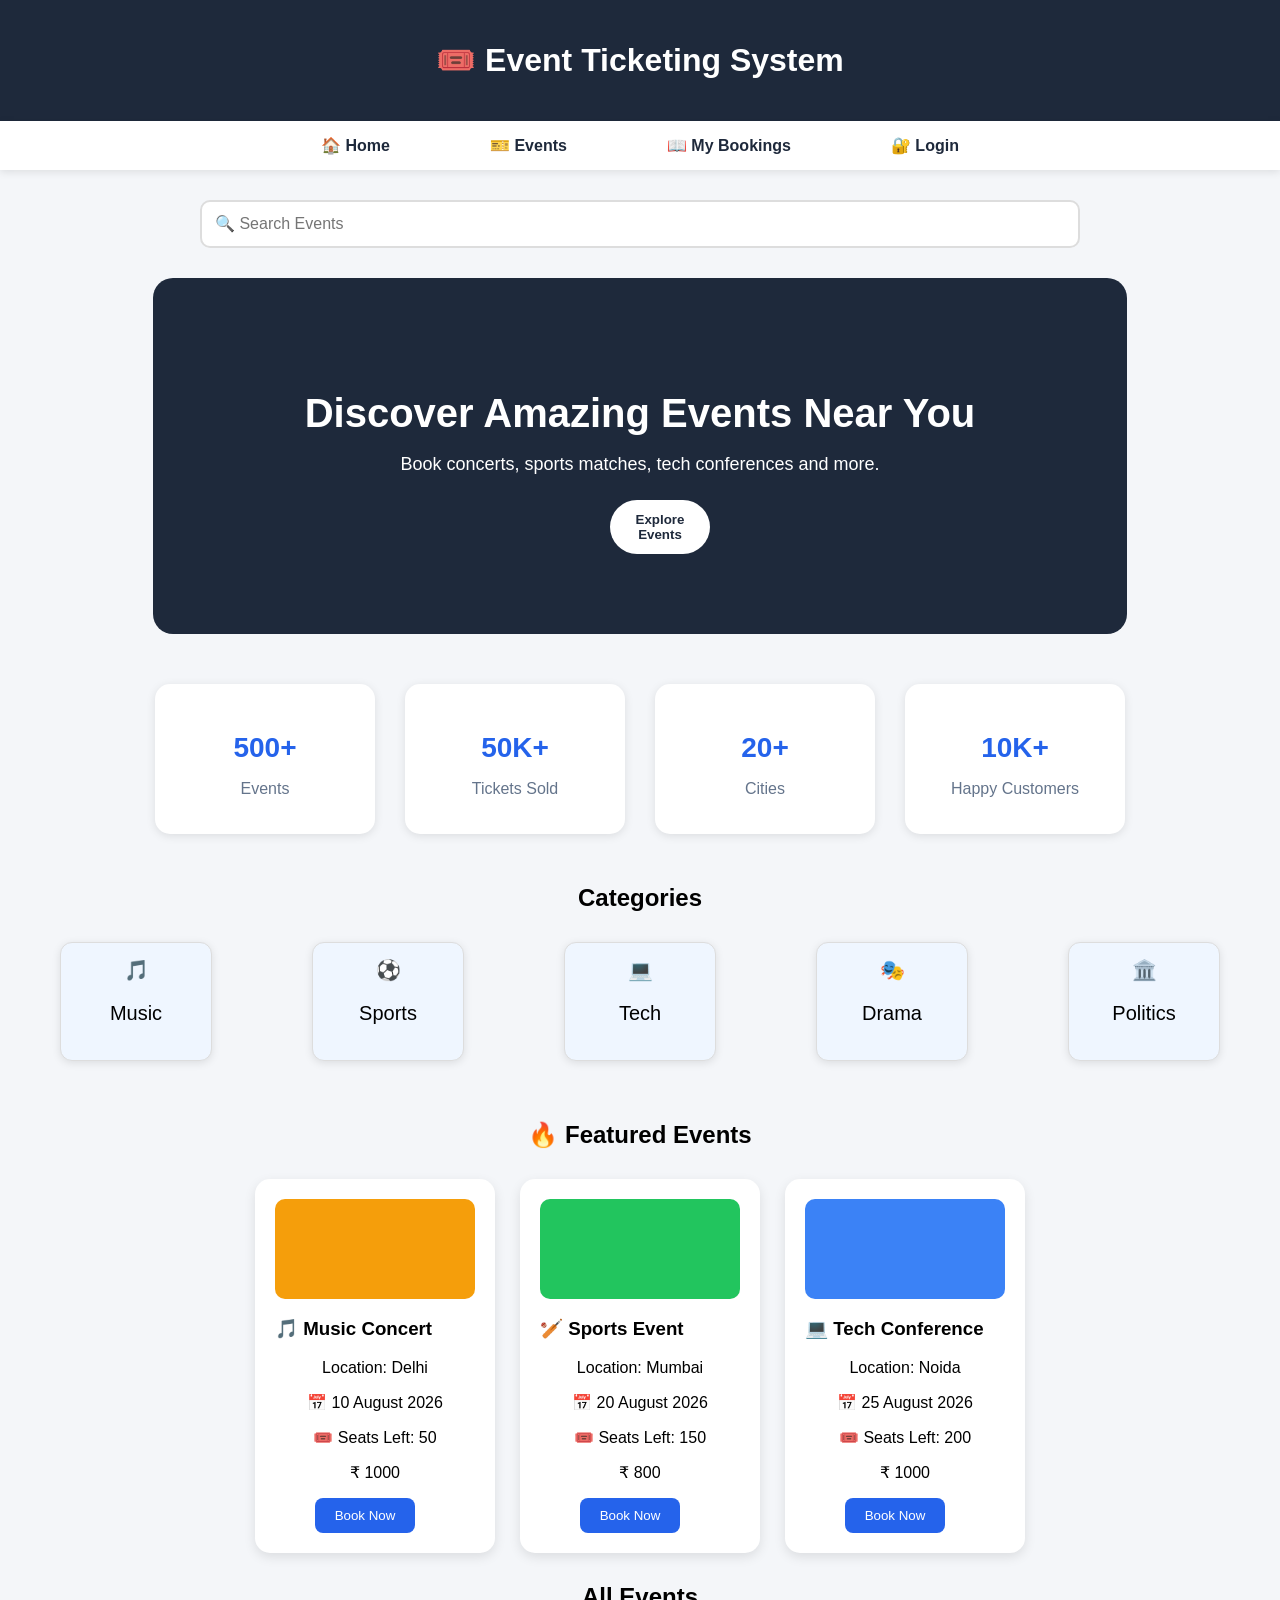
<file: Frontend/index.html>
<!DOCTYPE html>
<html lang="en">
<head>
    <meta charset="UTF-8">
    <meta name="viewport" content="width=device-width, initial-scale=1.0">
    <title>Event Ticketing System</title>

    <link rel="stylesheet" href="style.css">
</head>
<body>

    <!-- Header -->
    <header>
        <h1>🎟️ Event Ticketing System</h1>
    </header>

    <nav>
    <a href="#">🏠 Home</a>
    <a href="events.html">🎫 Events</a>
    <a href="my-booking.html">📖 My Bookings</a>
    <a href="login.html">🔐 Login</a>
    </nav>

    <div class="search-container">
    <input type="text" placeholder="🔍 Search Events">
    </div>

    <section class="hero">

      <h2>Discover Amazing Events Near You</h2>

        <p>
          Book concerts, sports matches,
          tech conferences and more.
        </p>

      <button class="hero-btn">Explore Events</button>  

    </section>

    <section class="stats">

      <div class="stat-box">
          <h3>500+</h3>
          <p>Events</p>
      </div>

      <div class="stat-box">
          <h3>50K+</h3>
          <p>Tickets Sold</p>
      </div>

      <div class="stat-box">
          <h3>20+</h3>
          <p>Cities</p>
      </div>

      <div class="stat-box">
          <h3>10K+</h3>
          <p>Happy Customers</p>
      </div>

    </section>




    <!-- Categories -->
    <section>
        <h2>Categories</h2>

        <div class="categories">

            <div class="category">
                🎵
                <p>Music</p>
            </div>

            <div class="category">
                ⚽
                <p>Sports</p>
            </div>

            <div class="category">
                💻
                <p>Tech</p>
            </div>

            <div class="category">
                🎭
                <p>Drama</p>
            </div>

            <div class="category">
                🏛️
                <p>Politics</p>
            </div>

        </div>
    </section>

    <!-- Featured Events -->
    <section>

        <h2>🔥 Featured Events</h2>

        <div class="featured-events">

            <div class="event-card">
              <div class="event-banner music-banner"></div>
                <h3>🎵 Music Concert</h3>
                <div class="event-details">
                  <p>Location: Delhi</p>
                  <p>📅 10 August 2026</p>
                  <p>🎟️ Seats Left: 50</p>
                  <p>₹ 1000</p>
                </div>
                <button
                    class="book-btn"
                    data-event="Music Concert"
                    data-location="Delhi"
                    data-date="10 August 2026"
                    data-seats="50"
                    data-price="1000">
                    Book Now
                </button>
            </div>

            <div class="event-card">
              <div class="event-banner sports-banner"></div>
                <h3>🏏 Sports Event</h3>
                <div  class="event-details">
                  <p>Location: Mumbai</p>
                  <p>📅 20 August 2026</p>
                  <p>🎟️ Seats Left: 150</p>
                  <p>₹ 800</p>
                </div>
                <button class="book-btn" data-event="Sports Event" data-location="Mumbai" data-date="20 August 2026" data-seats="150" data-price="800">Book Now</button>
            </div>

            <div class="event-card">
              <div class="event-banner tech-banner"></div>
                <h3>💻 Tech Conference</h3>
                <div class="event-details">
                  <p> Location: Noida</p>
                  <p>📅 25 August 2026</p>
                  <p>🎟️ Seats Left: 200</p>
                  <p>₹ 1000</p>
                </div>
                <button
                    class="book-btn"
                    data-event="Tech Conference"
                    data-location="Noida"
                    data-date="25 August 2026"
                    data-seats="200"
                    data-price="1000">
                    Book Now
                </button>
            </div>

        </div>

    </section>

    <!-- All Events -->
    <section>

        <h2>All Events</h2>

        <div id="all-events">
            <!-- Events will come here later using JavaScript -->
        </div>

    </section>

    <script src="script.js"></script>

</body>
</html>
</file>
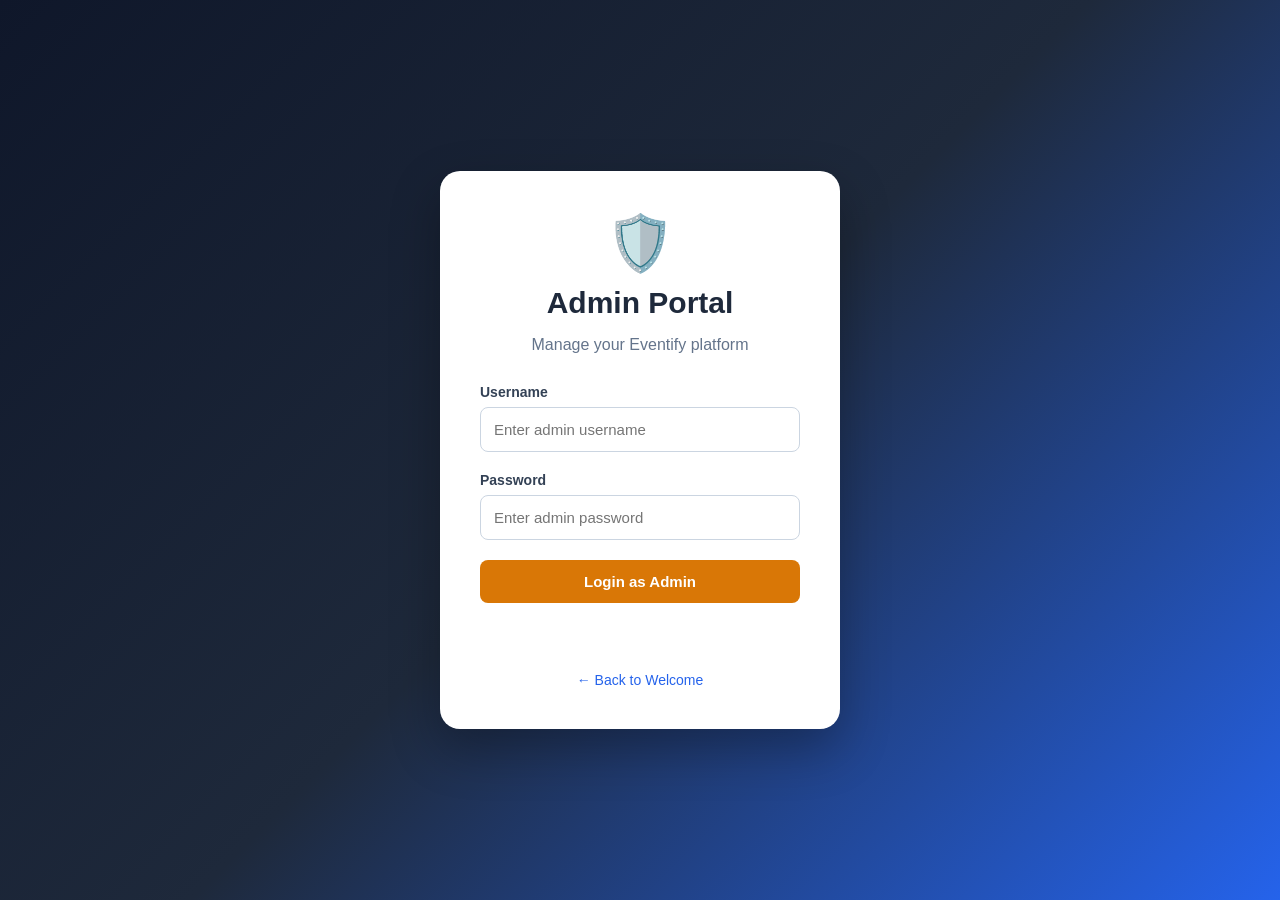
<file: Frontend/admin-login.html>
<!DOCTYPE html>
<html lang="en">

<head>
    <meta charset="UTF-8">
    <meta name="viewport" content="width=device-width, initial-scale=1.0">

    <title>Eventify | Admin Login</title>

    <link rel="stylesheet" href="admin-login.css">
</head>

<body class="admin-login-page">

    <div class="admin-login-container">

        <div class="admin-icon">
            🛡️
        </div>

        <h1>Admin Portal</h1>

        <p class="subtitle">
            Manage your Eventify platform
        </p>

        <form id="admin-login-form">

            <label for="admin-username">
                Username
            </label>

            <input
                type="text"
                id="admin-username"
                placeholder="Enter admin username"
                required
            >

            <label for="admin-password">
                Password
            </label>

            <input
                type="password"
                id="admin-password"
                placeholder="Enter admin password"
                required
            >

            <button type="submit">
                Login as Admin
            </button>

        </form>

        <p id="admin-login-message"></p>

        <a href="welcome.html" class="back-link">
            ← Back to Welcome
        </a>

    </div>

    <script src="script.js"></script>

</body>

</html>
</file>
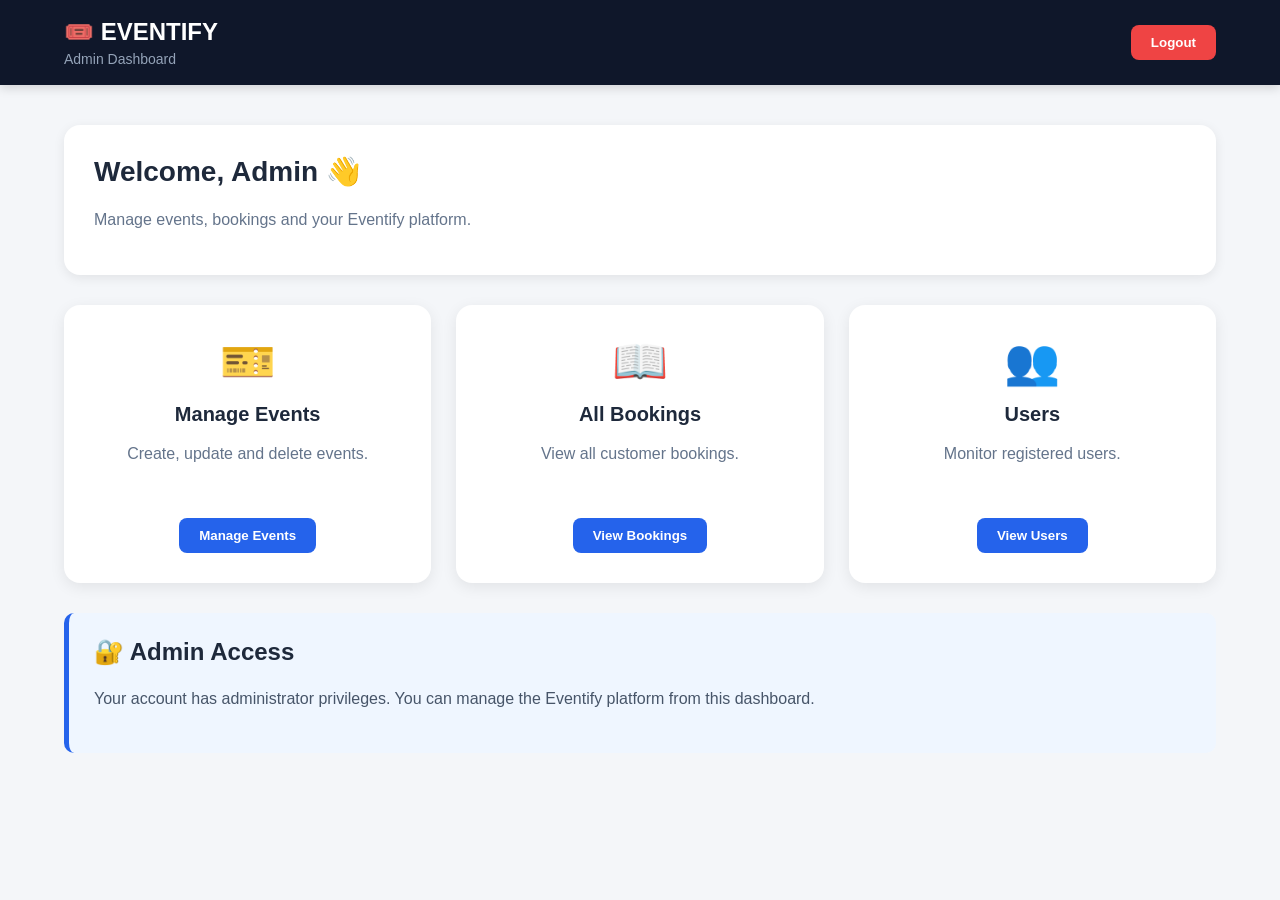
<file: Frontend/Admin.html>
<!DOCTYPE html>
<html lang="en">

<head>
    <meta charset="UTF-8">
    <meta name="viewport" content="width=device-width, initial-scale=1.0">

    <title>Eventify | Admin Dashboard</title>

    <link rel="stylesheet" href="admin.css">
</head>

<body>

    <header class="admin-header">

        <div>
            <h1>🎟️ EVENTIFY</h1>
            <p>Admin Dashboard</p>
        </div>

        <button id="logout-btn">
            Logout
        </button>

    </header>


    <main class="admin-container">

        <section class="welcome-admin">

            <h2>Welcome, Admin 👋</h2>

            <p>
                Manage events, bookings and your Eventify platform.
            </p>

        </section>


        <section class="admin-stats">

            <div class="admin-card">
                <span>🎫</span>
                <h3>Manage Events</h3>
                <p>Create, update and delete events.</p>

                <button id="manage-events-btn">
                    Manage Events
                </button>
            </div>


            <div class="admin-card">
                <span>📖</span>
                <h3>All Bookings</h3>
                <p>View all customer bookings.</p>

                <button id="bookings-btn">
                    View Bookings
                </button>
            </div>


            <div class="admin-card">
                <span>👥</span>
                <h3>Users</h3>
                <p>Monitor registered users.</p>

                <button id="users-btn">
                    View Users
                </button>
            </div>

        </section>


        <section class="admin-info">

            <h2>🔐 Admin Access</h2>

            <p>
                Your account has administrator privileges.
                You can manage the Eventify platform from this dashboard.
            </p>

        </section>

    </main>


    <script src="script.js"></script>

</body>

</html>
</file>
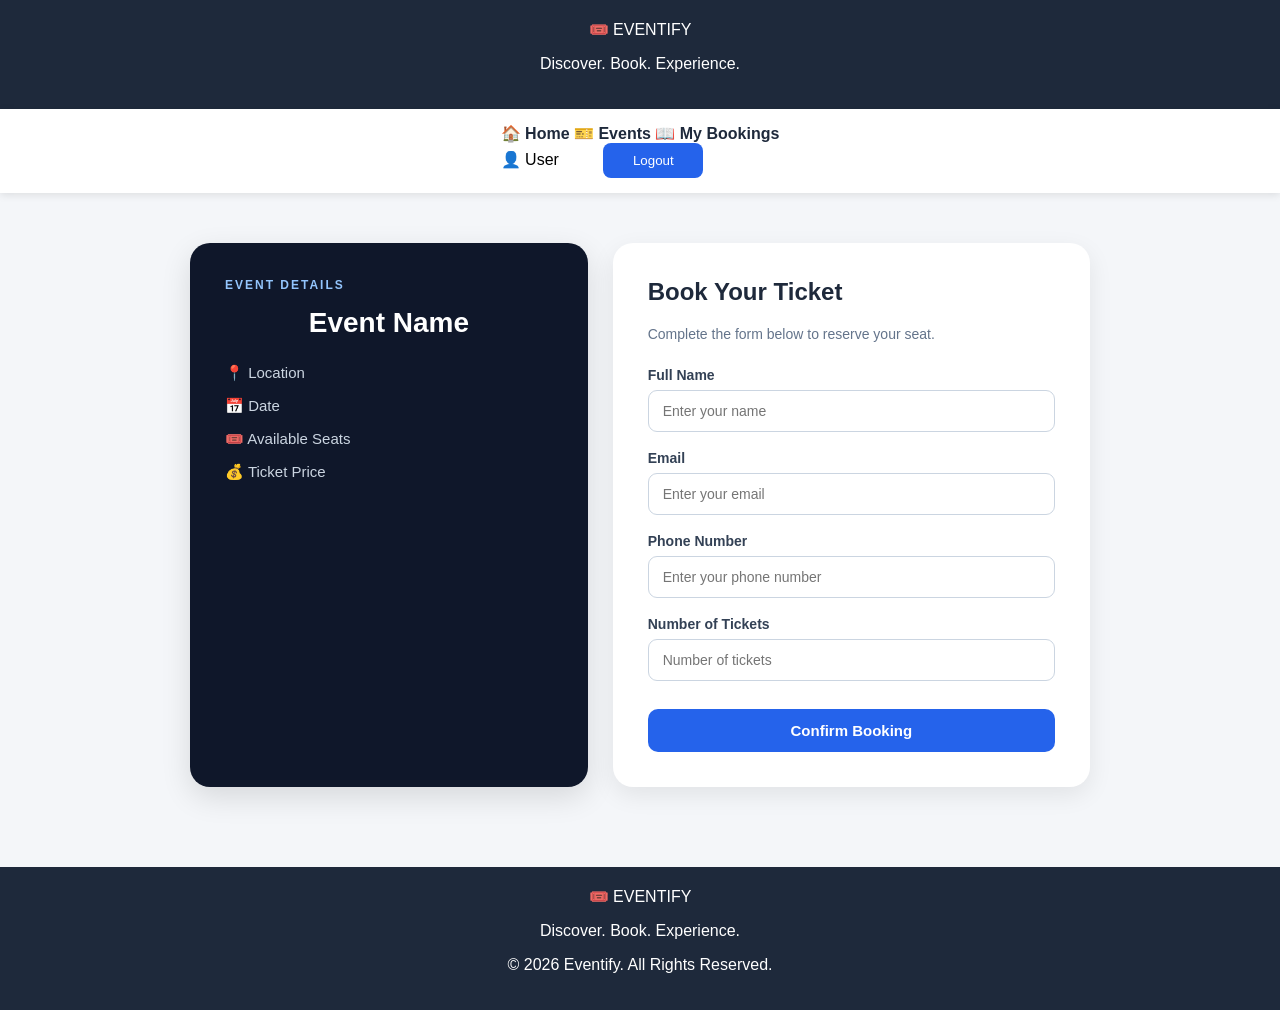
<file: Frontend/booking.html>
<!DOCTYPE html>
<html lang="en">

<head>

    <meta charset="UTF-8">

    <meta name="viewport"
          content="width=device-width, initial-scale=1.0">

    <title>Eventify | Book Ticket</title>

    <link rel="stylesheet" href="style.css">
    <link rel="stylesheet" href="booking.css">


</head>


<body>


<div class="booking-page">


<!-- ========================================
     HEADER
======================================== -->

<header class="main-header">

    <div class="brand">
        🎟️ EVENTIFY
    </div>

    <p>
        Discover. Book. Experience.
    </p>

</header>


<!-- ========================================
     NAVIGATION
======================================== -->

<nav class="main-nav">

    <div class="nav-links">

        <a href="index.html">
            🏠 Home
        </a>

        <a href="events.html" class="active">
            🎫 Events
        </a>

        <a href="my-booking.html">
            📖 My Bookings
        </a>

        <div class="user-area">

            <span id="logged-user">
                👤 User
            </span>

            <button id="user-logout-btn">
                Logout
            </button>

        </div>

    </div>

</nav>


<!-- ========================================
     BOOKING
======================================== -->

<div class="booking-wrapper">


    <!-- EVENT INFORMATION -->

    <div class="booking-event-card">

        <div class="booking-label">
            EVENT DETAILS
        </div>

        <h2 id="event-name">
            Event Name
        </h2>

        <p id="event-location"
           class="event-info">
            📍 Location
        </p>

        <p id="event-date"
           class="event-info">
            📅 Date
        </p>

        <p id="event-seats"
           class="event-info">
            🎟️ Available Seats
        </p>

        <p id="event-price"
           class="event-info">
            💰 Ticket Price
        </p>

    </div>


    <!-- BOOKING FORM -->

    <div class="booking-form-card">

        <h2>
            Book Your Ticket
        </h2>

        <p class="booking-description">
            Complete the form below to reserve your seat.
        </p>


        <div class="booking-input-group">

            <label for="name">
                Full Name
            </label>

            <input
                type="text"
                id="name"
                placeholder="Enter your name"
            >

        </div>


        <div class="booking-input-group">

            <label for="email">
                Email
            </label>

            <input
                type="email"
                id="email"
                placeholder="Enter your email"
            >

        </div>


        <div class="booking-input-group">

            <label for="phone">
                Phone Number
            </label>

            <input
                type="tel"
                id="phone"
                placeholder="Enter your phone number"
            >

        </div>


        <div class="booking-input-group">

            <label for="tickets">
                Number of Tickets
            </label>

            <input
                type="number"
                id="tickets"
                placeholder="Number of tickets"
                min="1"
            >

        </div>


        <button id="confirm-btn">
            Confirm Booking
        </button>

    </div>

</div>


<!-- ========================================
     FOOTER
======================================== -->

<footer class="main-footer">

    <div class="footer-brand">
        🎟️ EVENTIFY
    </div>

    <p>
        Discover. Book. Experience.
    </p>

    <p class="copyright">
        © 2026 Eventify. All Rights Reserved.
    </p>

</footer>


</div>


<script src="script.js"></script>

</body>

</html>
</file>
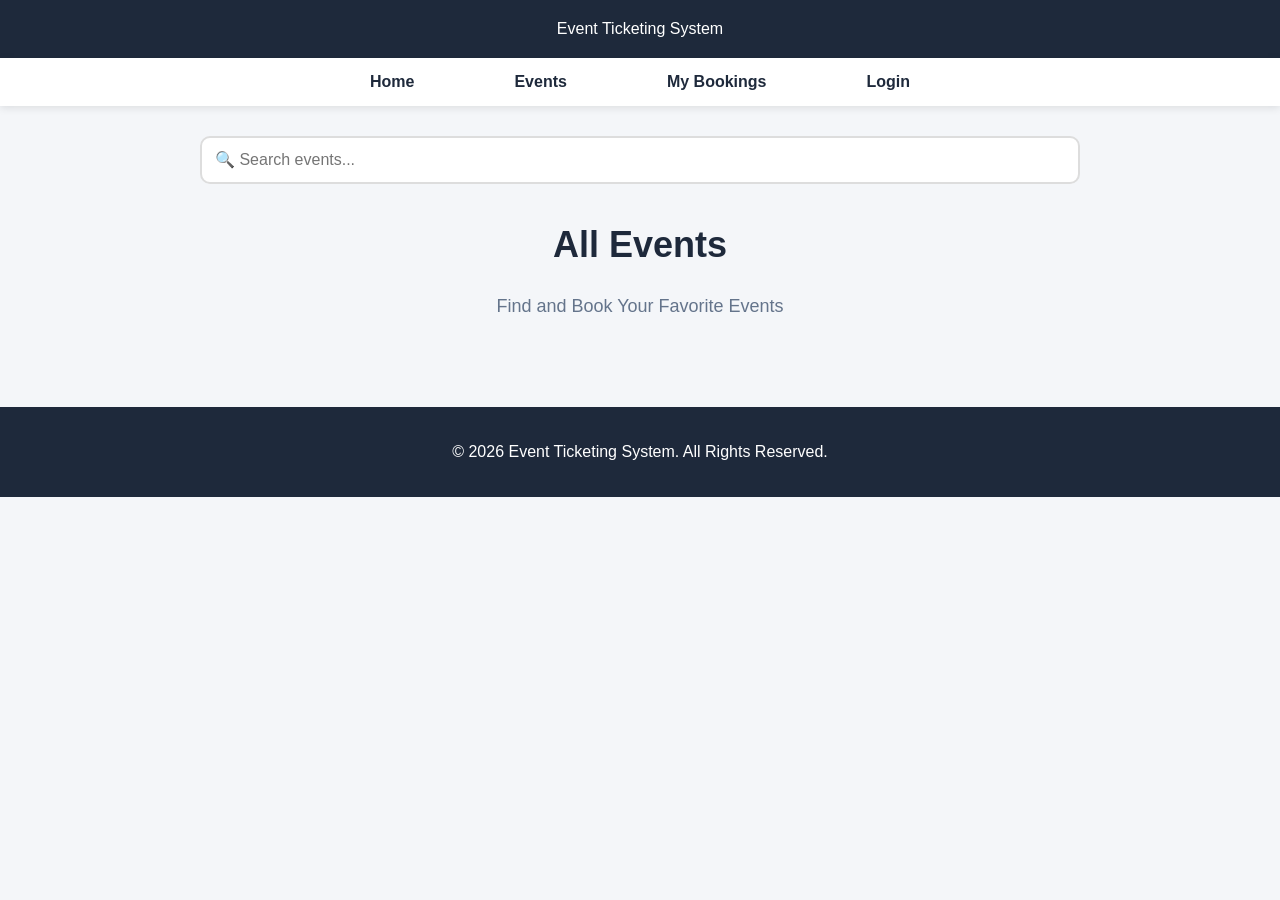
<file: Frontend/events.html>
<!DOCTYPE html>
<html lang="en">
<head>
  <meta charset="UTF-8">
  <meta name="viewport" content="width=device-width, initial-scale=1.0">
  <title>Events</title>
  <link rel="stylesheet" href="style.css">
</head>
<body>

  <header>
    Event Ticketing System
  </header>


  <nav>
      <a href="index.html">Home</a>
      <a href="events.html">Events</a>
      <a href="my-booking.html">My Bookings</a>
      <a href="login.html">Login</a>
  </nav>

  <div class="search-container">
    <input
        type="text"
        placeholder="🔍 Search events...">
  </div>

  <section class="page-title">
    <h2>All Events </h2>
    <p>Find and Book Your Favorite Events</p>


  </section>
  <section class="events-container" id="events-container">

  </section>
<footer>
    <p>© 2026 Event Ticketing System. All Rights Reserved.</p>
</footer>

<script src="script.js"></script>
  
  
</body>
</html>
</file>
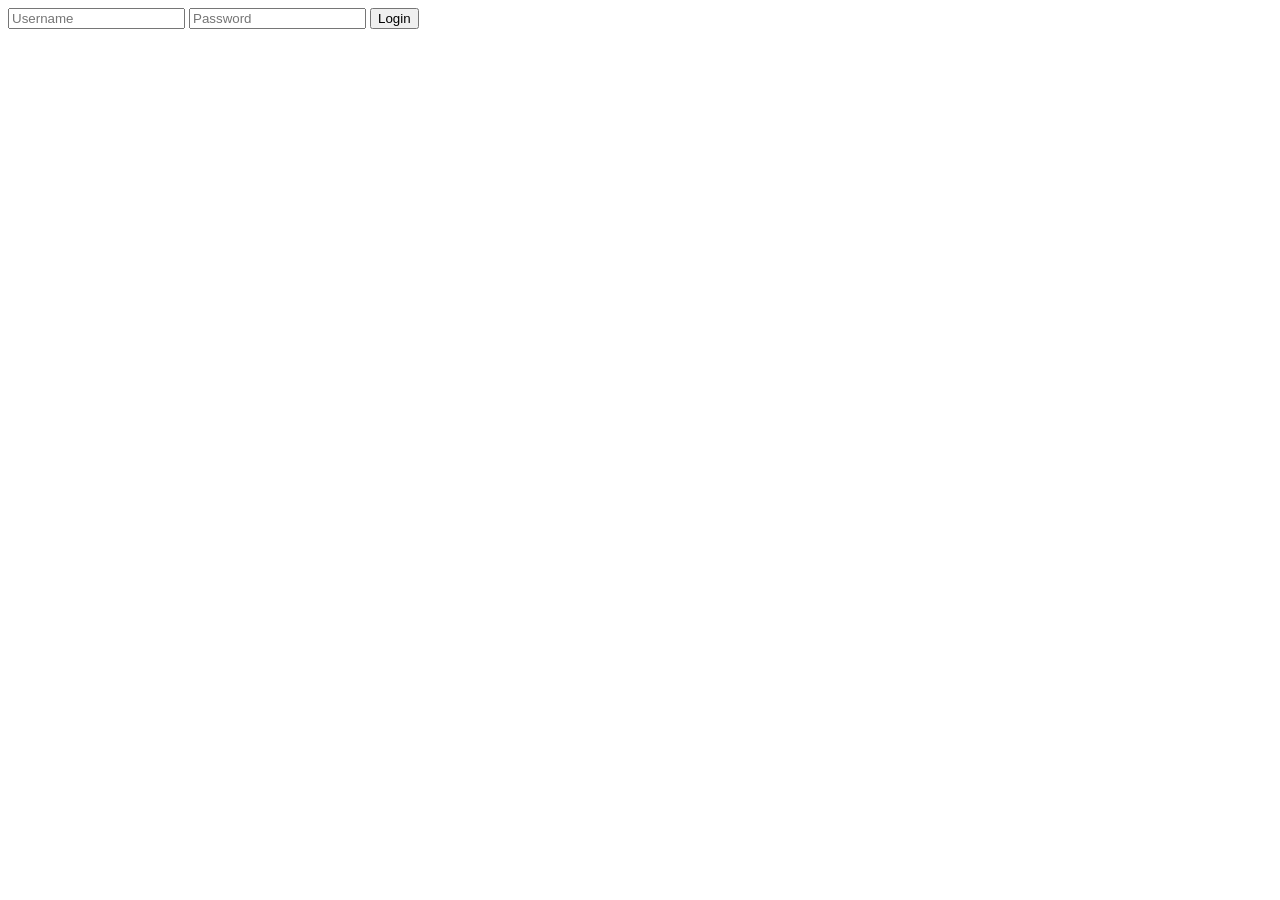
<file: Frontend/login.html>
<!DOCTYPE html>
<html lang="en">
<head>
  <meta charset="UTF-8">
  <meta name="viewport" content="width=device-width, initial-scale=1.0">
  <title>Login</title>
</head>
<body>
  
  <input type="text" id="username" placeholder="Username">
  <input type="password" id="password" placeholder="Password">
  <button id="login-btn">Login</button>
</body>
<script src="script.js"></script>
</html>
</file>
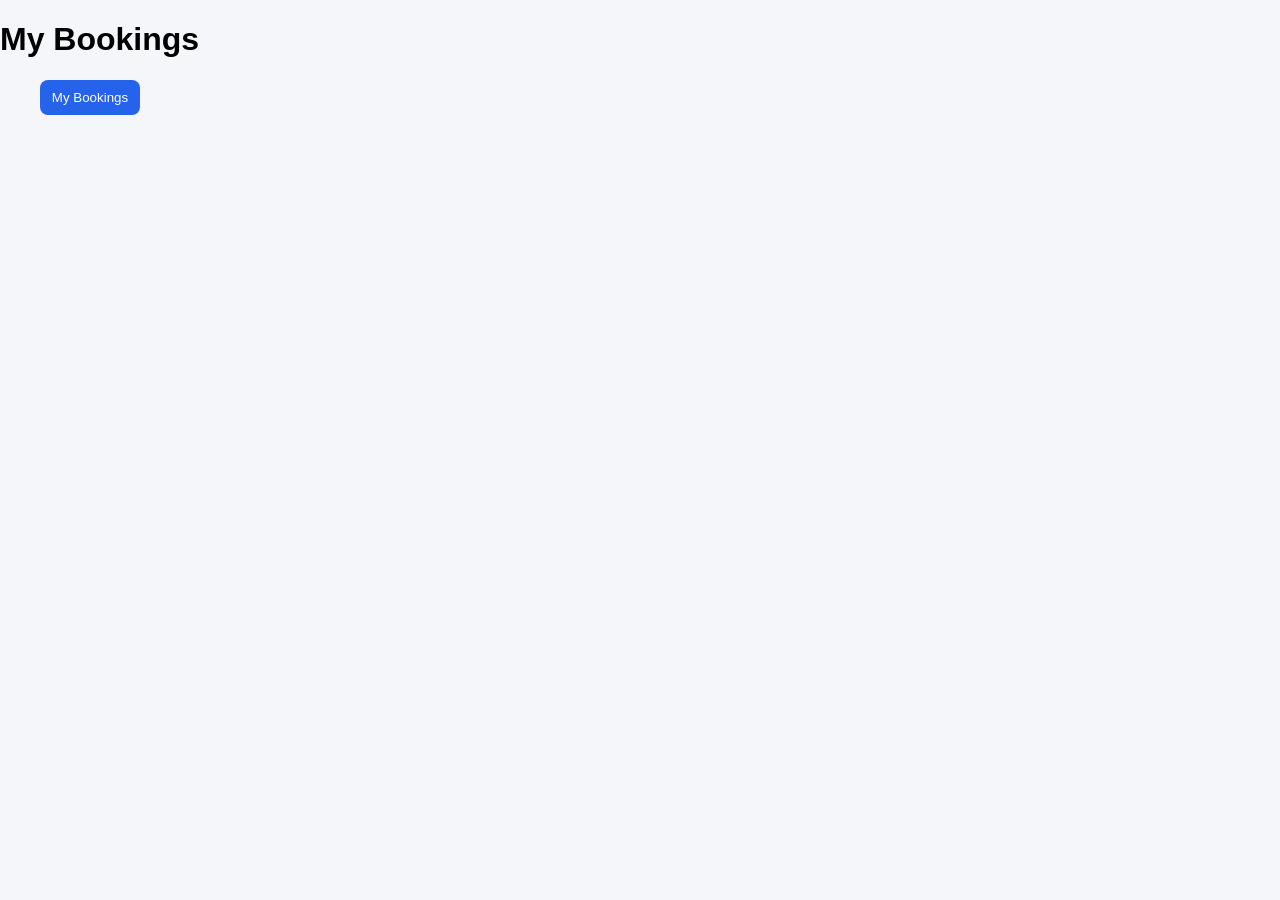
<file: Frontend/my-booking.html>
<!DOCTYPE html>
<html lang="en">
<head>
    <meta charset="UTF-8">
    <meta name="viewport" content="width=device-width, initial-scale=1.0">
    <title>My Bookings</title>
    <link rel="stylesheet" href="style.css">
</head>
<body>

    <h1>My Bookings</h1>

    <div id="booking-list">

    </div>

    <a href="my-booking.html">
    <button>My Bookings</button>
    </a>

    <script src="script.js"></script>

</body>
</html>
</file>
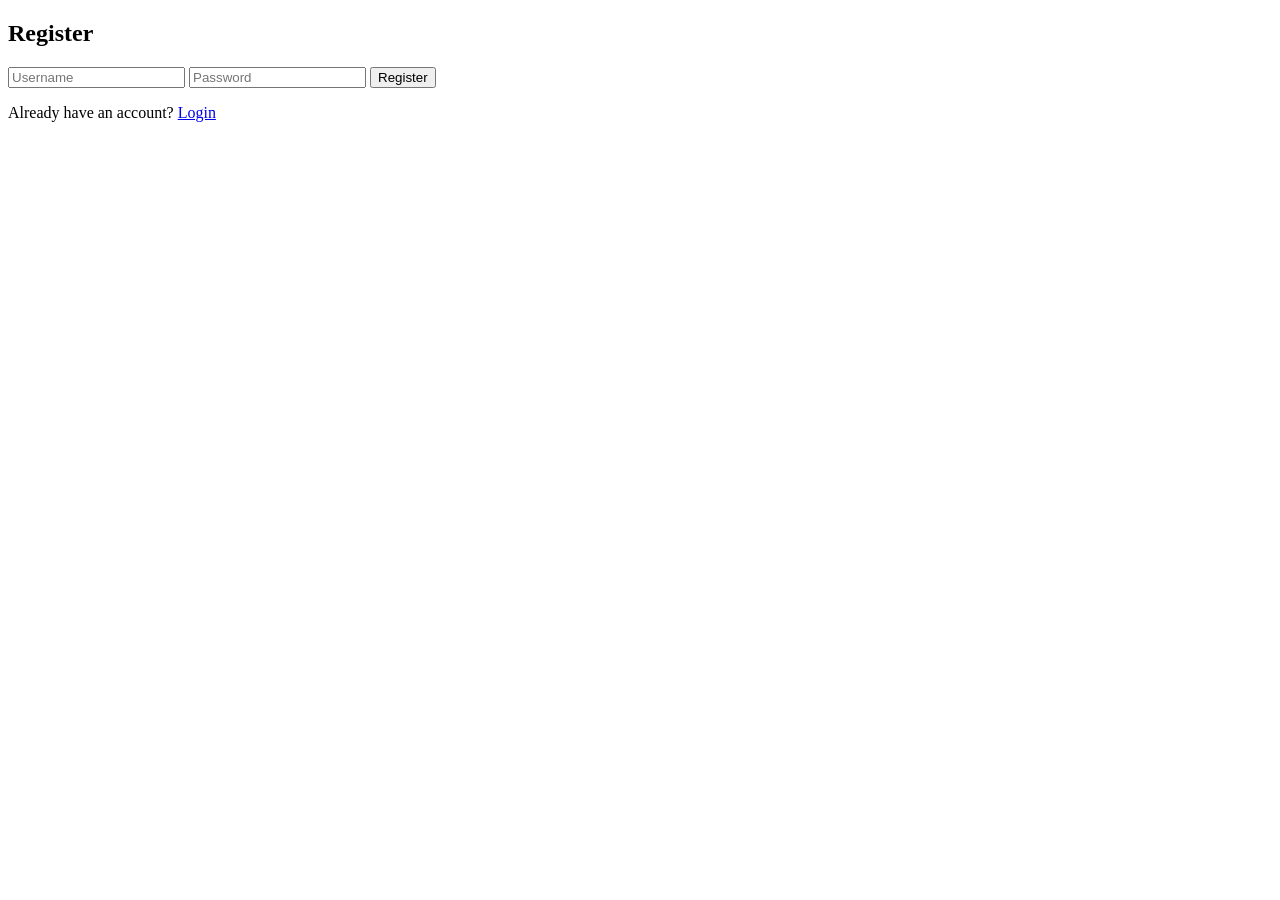
<file: Frontend/register.html>
<!DOCTYPE html>
<html lang="en">
<head>
    <title>Register</title>
</head>
<body>

    <h2>Register</h2>

    <input type="text" id="reg-username" placeholder="Username">
    <input type="password" id="reg-password" placeholder="Password">

    <button id="register-btn">Register</button>

    <p>
        Already have an account?
        <a href="login.html">Login</a>
    </p>

    <script src="script.js"></script>

</body>
</html>
</file>
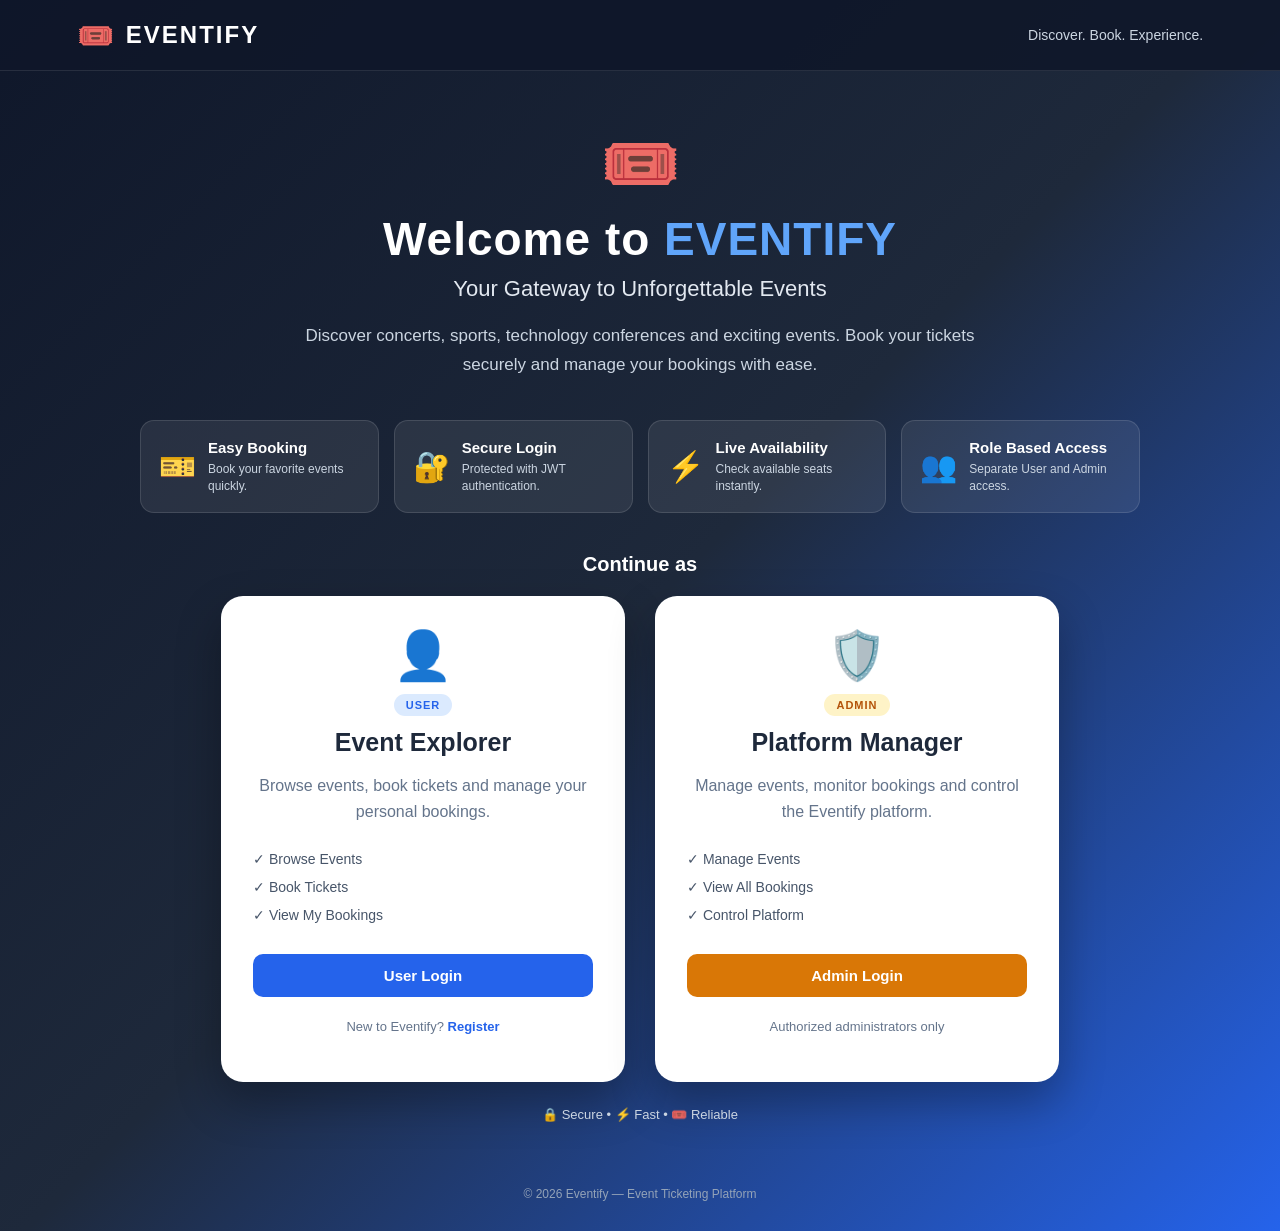
<file: Frontend/welcome.html>
<!DOCTYPE html>
<html lang="en">

<head>

    <meta charset="UTF-8">

    <meta name="viewport" content="width=device-width, initial-scale=1.0">

    <title>Eventify | Discover. Book. Experience.</title>

    <link rel="stylesheet" href="welcome.css">
    

</head>

<body class="welcome-page">

    <!-- ================================
         HEADER
    ================================= -->

    <header class="welcome-header">

        <div class="brand">
            <span class="brand-icon">🎟️</span>
            <span>EVENTIFY</span>
        </div>

        <span class="brand-tagline">
            Discover. Book. Experience.
        </span>

    </header>


    <!-- ================================
         HERO SECTION
    ================================= -->

    <main class="welcome-container">

        <section class="welcome-content">

            <div class="hero-logo">
                🎟️
            </div>

            <h1>
                Welcome to <span>EVENTIFY</span>
            </h1>

            <h2>
                Your Gateway to Unforgettable Events
            </h2>

            <p class="welcome-description">

                Discover concerts, sports, technology conferences
                and exciting events. Book your tickets securely
                and manage your bookings with ease.

            </p>


            <!-- ================================
                 FEATURES
            ================================= -->

            <div class="feature-container">

                <div class="feature">

                    <div class="feature-icon">
                        🎫
                    </div>

                    <div>
                        <h3>Easy Booking</h3>
                        <p>Book your favorite events quickly.</p>
                    </div>

                </div>


                <div class="feature">

                    <div class="feature-icon">
                        🔐
                    </div>

                    <div>
                        <h3>Secure Login</h3>
                        <p>Protected with JWT authentication.</p>
                    </div>

                </div>


                <div class="feature">

                    <div class="feature-icon">
                        ⚡
                    </div>

                    <div>
                        <h3>Live Availability</h3>
                        <p>Check available seats instantly.</p>
                    </div>

                </div>


                <div class="feature">

                    <div class="feature-icon">
                        👥
                    </div>

                    <div>
                        <h3>Role Based Access</h3>
                        <p>Separate User and Admin access.</p>
                    </div>

                </div>

            </div>


            <!-- ================================
                 ROLE SELECTION
            ================================= -->

            <h3 class="continue-title">
                Continue as
            </h3>


            <div class="role-container">


                <!-- USER CARD -->

                <div class="role-card">

                    <div class="role-icon">
                        👤
                    </div>

                    <span class="role-label user-label">
                        USER
                    </span>

                    <h2>
                        Event Explorer
                    </h2>

                    <p>
                        Browse events, book tickets and
                        manage your personal bookings.
                    </p>

                    <ul>

                        <li>✓ Browse Events</li>

                        <li>✓ Book Tickets</li>

                        <li>✓ View My Bookings</li>

                    </ul>

                    <button
                        class="role-btn"
                        onclick="window.location.href='login.html'">

                        User Login

                    </button>

                    <p class="register-text">

                        New to Eventify?

                        <a href="register.html">
                            Register
                        </a>

                    </p>

                </div>


                <!-- ADMIN CARD -->

                <div class="role-card admin-card">

                    <div class="role-icon">
                        🛡️
                    </div>

                    <span class="role-label admin-label">
                        ADMIN
                    </span>

                    <h2>
                        Platform Manager
                    </h2>

                    <p>
                        Manage events, monitor bookings and
                        control the Eventify platform.
                    </p>

                    <ul>

                        <li>✓ Manage Events</li>

                        <li>✓ View All Bookings</li>

                        <li>✓ Control Platform</li>

                    </ul>

                    <button
                        class="role-btn admin-btn"
                        onclick="window.location.href='admin-login.html'">

                        Admin Login

                    </button>

                    <p class="register-text">
                        Authorized administrators only
                    </p>

                </div>

            </div>


          



          
                 <!-- SECURITY -->
            

            <div class="security-text">

                🔒 Secure • ⚡ Fast • 🎟️ Reliable

            </div>

        </section>

    </main>


    <!-- ================================
         FOOTER
    ================================= -->

    <footer class="welcome-footer">

        <p>
            © 2026 Eventify — Event Ticketing Platform
        </p>

    </footer>


</body>

</html>
</file>
<file: Frontend/style.css>
body{
    margin:0;
    font-family:Arial, sans-serif;
     background-color:#f4f6f9;
}
header{
    background-color:#1e293b;
    color:white;
    text-align:center;
    padding:20px;
}
nav{
  
    background-color:white;
    padding:15px;
    display:flex;
    justify-content:center;
    gap:100px;
    box-shadow:0 2px 8px rgba(0,0,0,0.1);
    margin-bottom:30px;
}
nav a{
    text-decoration:none;
    color:#1e293b;
    font-weight:bold;
}
nav a:hover{
    color:#2563eb;
}
.search-container{
    text-align:center;
    margin:30px 0;
}
.search-container input{
    width:850px;
    padding:13px;
    border:2px solid #ddd;
    border-radius:10px;
    font-size:16px;
}
.hero{
    text-align:center;
    padding:80px 20px;
    margin:30px auto;
    width:73%;
    border-radius:20px;
     background:#1e293b;

    color:white;
}

.hero h2{
    font-size:40px;
    margin-bottom:15px;
}
.hero p{
    font-size:18px;
    margin-bottom:25px;
}
.hero-btn{
    background:white;
    color:#1e293b;
    border:none;
    padding:12px 25px;
    border-radius:30px;
    font-weight:bold;
    cursor:pointer;
}
.hero-btn:hover{
   background:#e2e8f0;
    transform:scale(1.05);
}
.stats{
    display:flex;
    justify-content:center;
    gap:30px;
    margin-top:50px;
    margin-bottom:50px;
}
.stat-box{
    background:white;
    width:180px;
    padding:20px;
    text-align:center;

    border-radius:15px;

    box-shadow:0 2px 10px rgba(0,0,0,0.1);
}
.stat-box h3{
    color:#2563eb;
    font-size:28px;
    margin-bottom:10px;
}
.stat-box p{
    color:#64748b;
}
.categories{
  margin-top:60px;
  text-align:center;

    display:flex;
    justify-content:center;
    gap:100px;
    margin-top:30px  ;
    margin-bottom:60px;
}
.category{
    width:120px;
    padding:15px;
    text-align:center;
    border:1px solid #ddd;
    border-radius:12px;
    background:white;
    cursor:pointer;
    font-size:20px;
    box-shadow:0 2px 8px rgba(0,0,0,0.1);
    background-color:#eff6ff;
}


.category:hover{
    transform:translateY(-5px);
}
.featured-events{
    display:flex;
    justify-content:center;
    gap:25px;
    margin:30px 0;
}
.event-card{
    width:200px;
    background:white;
    padding:20px;
    border-radius:15px;
    box-shadow:0 4px 12px rgba(0,0,0,0.1);
}
.event-card:hover{
    transform:translateY(-5px);
}
.event-details{
    text-align:center;
    margin-left:auto;
    
}
.event-banner{
    height:100px;
    border-radius:10px;
    margin-bottom:15px;
}

.music-banner{
    background:#f59e0b;
}
.sports-banner{
    background:#22c55e;
}

.tech-banner{
    background:#3b82f6;
}
.bike-banner{
    background:#ef4444;
}
.hackathon-banner{
    background:#8b5cf6;
}

button{
  margin-left:40px;
  
    width:100px;
    padding:10px;
    border:none;
    border-radius:8px;
    background:#2563eb;
    color:white;
    cursor:pointer;
}
button:hover{
    background:#1d4ed8;
}
h2{
    text-align:center;
}

/*  Title Page  */

.page-title{
    text-align:center;
    margin:40px 0;
}

.page-title h2{
    font-size:36px;
    color:#1e293b;
}

.page-title p{
    font-size:18px;
    color:#64748b;
}
.events-container{
    width:90%;
    margin:40px auto;

    display:flex;
    flex-wrap:wrap;
    justify-content:center;
    gap:30px;
}
footer{
    background:#1e293b;
    color:white;
    text-align:center;
    padding:20px;
    margin-top:50px;
}
</file>
<file: Frontend/admin-login.css>
* {
    box-sizing: border-box;
}

body {
    margin: 0;
    font-family: Arial, sans-serif;
}

.admin-login-page {
    min-height: 100vh;

    display: flex;
    justify-content: center;
    align-items: center;

    background:
        linear-gradient(
            135deg,
            #0f172a,
            #1e293b,
            #2563eb
        );
}

.admin-login-container {
    width: 400px;

    background: white;

    padding: 40px;

    border-radius: 20px;

    box-shadow:
        0 20px 50px rgba(0, 0, 0, 0.3);

    text-align: center;
}

.admin-icon {
    font-size: 55px;
    margin-bottom: 10px;
}

.admin-login-container h1 {
    margin: 5px 0;

    color: #1e293b;

    font-size: 30px;
}

.subtitle {
    color: #64748b;

    margin-bottom: 30px;
}

#admin-login-form {
    text-align: left;
}

#admin-login-form label {
    display: block;

    margin-bottom: 7px;

    color: #334155;

    font-weight: bold;

    font-size: 14px;
}

#admin-login-form input {
    width: 100%;

    padding: 13px;

    margin-bottom: 20px;

    border: 1px solid #cbd5e1;

    border-radius: 8px;

    font-size: 15px;

    outline: none;
}

#admin-login-form input:focus {
    border-color: #2563eb;

    box-shadow:
        0 0 0 2px rgba(37, 99, 235, 0.15);
}

#admin-login-form button {
    width: 100%;

    padding: 13px;

    border: none;

    border-radius: 8px;

    background: #d97706;

    color: white;

    font-size: 15px;

    font-weight: bold;

    cursor: pointer;
}

#admin-login-form button:hover {
    background: #b45309;
}

#admin-login-message {
    min-height: 20px;

    margin-top: 15px;

    font-size: 14px;
}

.back-link {
    display: inline-block;

    margin-top: 20px;

    color: #2563eb;

    text-decoration: none;

    font-size: 14px;
}

.back-link:hover {
    text-decoration: underline;
}
</file>
<file: Frontend/admin.css>
* {
    box-sizing: border-box;
}

body {
    margin: 0;
    font-family: Arial, sans-serif;
    background: #f4f6f9;
    color: #1e293b;
}

/* ================================
   ADMIN HEADER
================================ */

.admin-header {
    background: #0f172a;
    color: white;

    padding: 18px 5%;

    display: flex;
    justify-content: space-between;
    align-items: center;

    box-shadow: 0 3px 10px rgba(0, 0, 0, 0.15);
}

.admin-header h1 {
    margin: 0;
    font-size: 24px;
}

.admin-header p {
    margin: 5px 0 0;
    color: #94a3b8;
    font-size: 14px;
}

/* ================================
   LOGOUT
================================ */

#logout-btn {
    width: auto;
    margin: 0;

    padding: 10px 20px;

    border: none;
    border-radius: 8px;

    background: #ef4444;
    color: white;

    font-weight: bold;
    cursor: pointer;
}

#logout-btn:hover {
    background: #dc2626;
}

/* ================================
   MAIN CONTAINER
================================ */

.admin-container {
    width: 90%;
    max-width: 1200px;

    margin: 40px auto;
}

/* ================================
   WELCOME
================================ */

.welcome-admin {
    background: white;

    padding: 30px;

    border-radius: 16px;

    box-shadow: 0 3px 12px rgba(0, 0, 0, 0.08);

    margin-bottom: 30px;
}

.welcome-admin h2 {
    margin-top: 0;
    text-align: left;
    font-size: 28px;
}

.welcome-admin p {
    color: #64748b;
}

/* ================================
   ADMIN CARDS
================================ */

.admin-stats {
    display: grid;

    grid-template-columns:
        repeat(3, 1fr);

    gap: 25px;
}

.admin-card {
    background: white;

    padding: 30px;

    border-radius: 16px;

    text-align: center;

    box-shadow:
        0 4px 15px rgba(0, 0, 0, 0.08);

    transition: 0.3s;
}

.admin-card:hover {
    transform: translateY(-6px);

    box-shadow:
        0 10px 25px rgba(0, 0, 0, 0.12);
}

.admin-card span {
    font-size: 45px;
}

.admin-card h3 {
    font-size: 20px;
    margin: 15px 0 10px;
}

.admin-card p {
    color: #64748b;

    line-height: 1.5;

    min-height: 45px;
}

.admin-card button {
    width: auto;

    margin: 15px 0 0;

    padding: 10px 20px;

    border: none;

    border-radius: 8px;

    background: #2563eb;

    color: white;

    font-weight: bold;

    cursor: pointer;
}

.admin-card button:hover {
    background: #1d4ed8;
}

/* ================================
   ADMIN INFORMATION
================================ */

.admin-info {
    background: #eff6ff;

    border-left: 5px solid #2563eb;

    padding: 25px;

    margin-top: 30px;

    border-radius: 10px;
}

.admin-info h2 {
    text-align: left;

    margin-top: 0;
}

.admin-info p {
    color: #475569;

    line-height: 1.6;
}

/* ================================
   MOBILE
================================ */

@media (max-width: 800px) {

    .admin-stats {
        grid-template-columns: 1fr;
    }

    .admin-header {
        padding: 15px 20px;
    }

    .admin-header h1 {
        font-size: 20px;
    }

    .admin-container {
        width: 92%;
    }
}
</file>
<file: Frontend/booking.css>
/* ========================================
           BOOKING PAGE
        ======================================== */

        .booking-page {
            min-height: 100vh;
            background: #f4f6f9;
        }


        /* BOOKING CONTAINER */

        .booking-wrapper {
            width: 90%;
            max-width: 900px;

            margin: 50px auto 80px;

            display: grid;

            grid-template-columns: 1fr 1.2fr;

            gap: 25px;
        }


        /* EVENT INFORMATION */

        .booking-event-card {
            background: #0f172a;

            color: white;

            padding: 35px;

            border-radius: 20px;

            box-shadow:
                0 10px 30px rgba(0,0,0,0.12);
        }

        .booking-event-card .booking-label {
            color: #93c5fd;

            font-size: 12px;

            font-weight: bold;

            letter-spacing: 2px;
        }

        #event-name {
            font-size: 28px;

            margin: 15px 0 25px;
        }

        .event-info {
            color: #cbd5e1;

            margin: 15px 0;

            font-size: 15px;
        }


        /* FORM CARD */

        .booking-form-card {
            background: white;

            padding: 35px;

            border-radius: 20px;

            box-shadow:
                0 8px 25px rgba(0,0,0,0.08);
        }

        .booking-form-card h2 {
            text-align: left;

            color: #1e293b;

            margin-top: 0;
        }

        .booking-description {
            color: #64748b;

            font-size: 14px;

            margin-bottom: 25px;
        }


        /* INPUTS */

        .booking-input-group {
            margin-bottom: 18px;
        }

        .booking-input-group label {
            display: block;

            margin-bottom: 7px;

            color: #334155;

            font-size: 14px;

            font-weight: bold;
        }

        .booking-input-group input {
            width: 100%;

            box-sizing: border-box;

            padding: 12px 14px;

            border: 1px solid #cbd5e1;

            border-radius: 9px;

            outline: none;

            font-size: 14px;
        }

        .booking-input-group input:focus {
            border-color: #2563eb;

            box-shadow:
                0 0 0 3px rgba(37,99,235,0.1);
        }


        /* CONFIRM BUTTON */

        #confirm-btn {
            width: 100%;

            margin: 10px 0 0;

            padding: 13px;

            border: none;

            border-radius: 10px;

            background: #2563eb;

            color: white;

            font-size: 15px;

            font-weight: bold;

            cursor: pointer;

            transition: 0.2s;
        }

        #confirm-btn:hover {
            background: #1d4ed8;

            transform: translateY(-2px);
        }


        /* MOBILE */

        @media (max-width: 750px) {

            .booking-wrapper {
                grid-template-columns: 1fr;
            }

            .booking-event-card,
            .booking-form-card {
                padding: 28px;
            }

        }
</file>
<file: Frontend/welcome.css>
/* ========================================
   EVENTIFY WELCOME PAGE
======================================== */

.welcome-page {
    margin: 0;
    min-height: 100vh;

    font-family: Arial, sans-serif;

    background:
        linear-gradient(
            135deg,
            #0f172a,
            #1e293b,
            #2563eb
        );

    color: white;
}


/* HEADER */

.welcome-header {

    height: 70px;

    padding: 0 6%;

    display: flex;

    align-items: center;

    justify-content: space-between;

    background: rgba(15, 23, 42, 0.9);

    border-bottom: 1px solid rgba(255,255,255,0.1);
}


.brand {

    display: flex;

    align-items: center;

    gap: 10px;

    font-size: 24px;

    font-weight: bold;

    letter-spacing: 2px;
}


.brand-icon {

    font-size: 30px;
}


.brand-tagline {

    color: #cbd5e1;

    font-size: 14px;
}


/* MAIN */

.welcome-container {

    width: 100%;

    display: flex;

    justify-content: center;

}


.welcome-content {

    width: 1000px;

    max-width: 90%;

    text-align: center;

    padding: 55px 0 35px;
}


/* HERO */

.hero-logo {

    font-size: 65px;

    margin-bottom: 10px;
}


.welcome-content > h1 {

    font-size: 46px;

    margin: 10px 0;

    letter-spacing: 1px;
}


.welcome-content > h1 span {

    color: #60a5fa;
}


.welcome-content > h2 {

    font-size: 22px;

    font-weight: normal;

    color: #e2e8f0;

    margin: 10px 0 20px;
}


.welcome-description {

    max-width: 700px;

    margin: auto;

    color: #cbd5e1;

    font-size: 17px;

    line-height: 1.7;
}


/* FEATURES */

.feature-container {

    display: grid;

    grid-template-columns:
        repeat(4, 1fr);

    gap: 15px;

    margin: 40px 0;
}


.feature {

    background: rgba(255,255,255,0.08);

    border: 1px solid rgba(255,255,255,0.12);

    border-radius: 14px;

    padding: 18px;

    display: flex;

    align-items: center;

    gap: 12px;

    text-align: left;

    transition: 0.3s;
}


.feature:hover {

    transform: translateY(-4px);

    background: rgba(255,255,255,0.13);
}


.feature-icon {

    font-size: 30px;
}


.feature h3 {

    margin: 0 0 5px;

    font-size: 15px;
}


.feature p {

    margin: 0;

    color: #cbd5e1;

    font-size: 12px;

    line-height: 1.4;
}


/* CONTINUE */

.continue-title {

    font-size: 20px;

    margin: 35px 0 20px;
}


/* ROLE CARDS */

.role-container {

    display: flex;

    justify-content: center;

    gap: 30px;
}


.role-card {

    width: 340px;

    background: white;

    color: #1e293b;

    padding: 30px;

    border-radius: 22px;

    text-align: center;

    box-shadow:
        0 20px 45px rgba(0,0,0,0.3);

    transition: 0.3s;

    border: 2px solid transparent;
}


.role-card:hover {

    transform: translateY(-8px);

    border-color: #60a5fa;
}


.admin-card:hover {

    border-color: #f59e0b;
}


.role-icon {

    font-size: 48px;

    margin-bottom: 10px;
}


.role-label {

    display: inline-block;

    padding: 5px 12px;

    border-radius: 20px;

    font-size: 11px;

    font-weight: bold;

    letter-spacing: 1px;
}


.user-label {

    background: #dbeafe;

    color: #2563eb;
}


.admin-label {

    background: #fef3c7;

    color: #b45309;
}


.role-card h2 {

    font-size: 25px;

    margin: 12px 0;
}


.role-card > p {

    color: #64748b;

    line-height: 1.6;

    min-height: 50px;
}


.role-card ul {

    list-style: none;

    padding: 0;

    text-align: left;

    margin: 20px 0;
}


.role-card li {

    padding: 6px 0;

    color: #475569;

    font-size: 14px;
}


/* BUTTON */

.role-btn {

    width: 100%;

    margin: 5px 0;

    padding: 13px;

    border: none;

    border-radius: 10px;

    background: #2563eb;

    color: white;

    font-size: 15px;

    font-weight: bold;

    cursor: pointer;

    transition: 0.2s;
}


.role-btn:hover {

    background: #203d8e;

    transform: scale(1.02);
}


.admin-btn {

    background: #d97706;
}


.admin-btn:hover {

    background: #b45309;
}


/* REGISTER */

.register-text {

    min-height: auto !important;

    font-size: 13px !important;

    margin-top: 15px !important;
}


.register-text a {

    color: #2563eb;

    font-weight: bold;

    text-decoration: none;
}



/* SECURITY */

.security-text {

    margin-top: 25px;

    color: #cbd5e1;

    font-size: 13px;
}


/* FOOTER */

.welcome-footer {

    text-align: center;

    padding: 18px;

    color: #94a3b8;

    font-size: 12px;
}


/* ========================================
   MOBILE
======================================== */

@media (max-width: 800px) {

    .welcome-header {

        padding: 0 20px;
    }

    .brand-tagline {

        display: none;
    }

    .welcome-content > h1 {

        font-size: 36px;
    }

    .feature-container {

        grid-template-columns:
            repeat(2, 1fr);
    }

    .role-container {

        flex-direction: column;

        align-items: center;
    }

    .role-card {

        width: 75%;
    }
}


@media (max-width: 500px) {

    .feature-container {

        grid-template-columns: 1fr;
    }

    .role-card {

        width: 80%;
    }

    .welcome-content {

        padding-top: 35px;
    }
}
</file>
